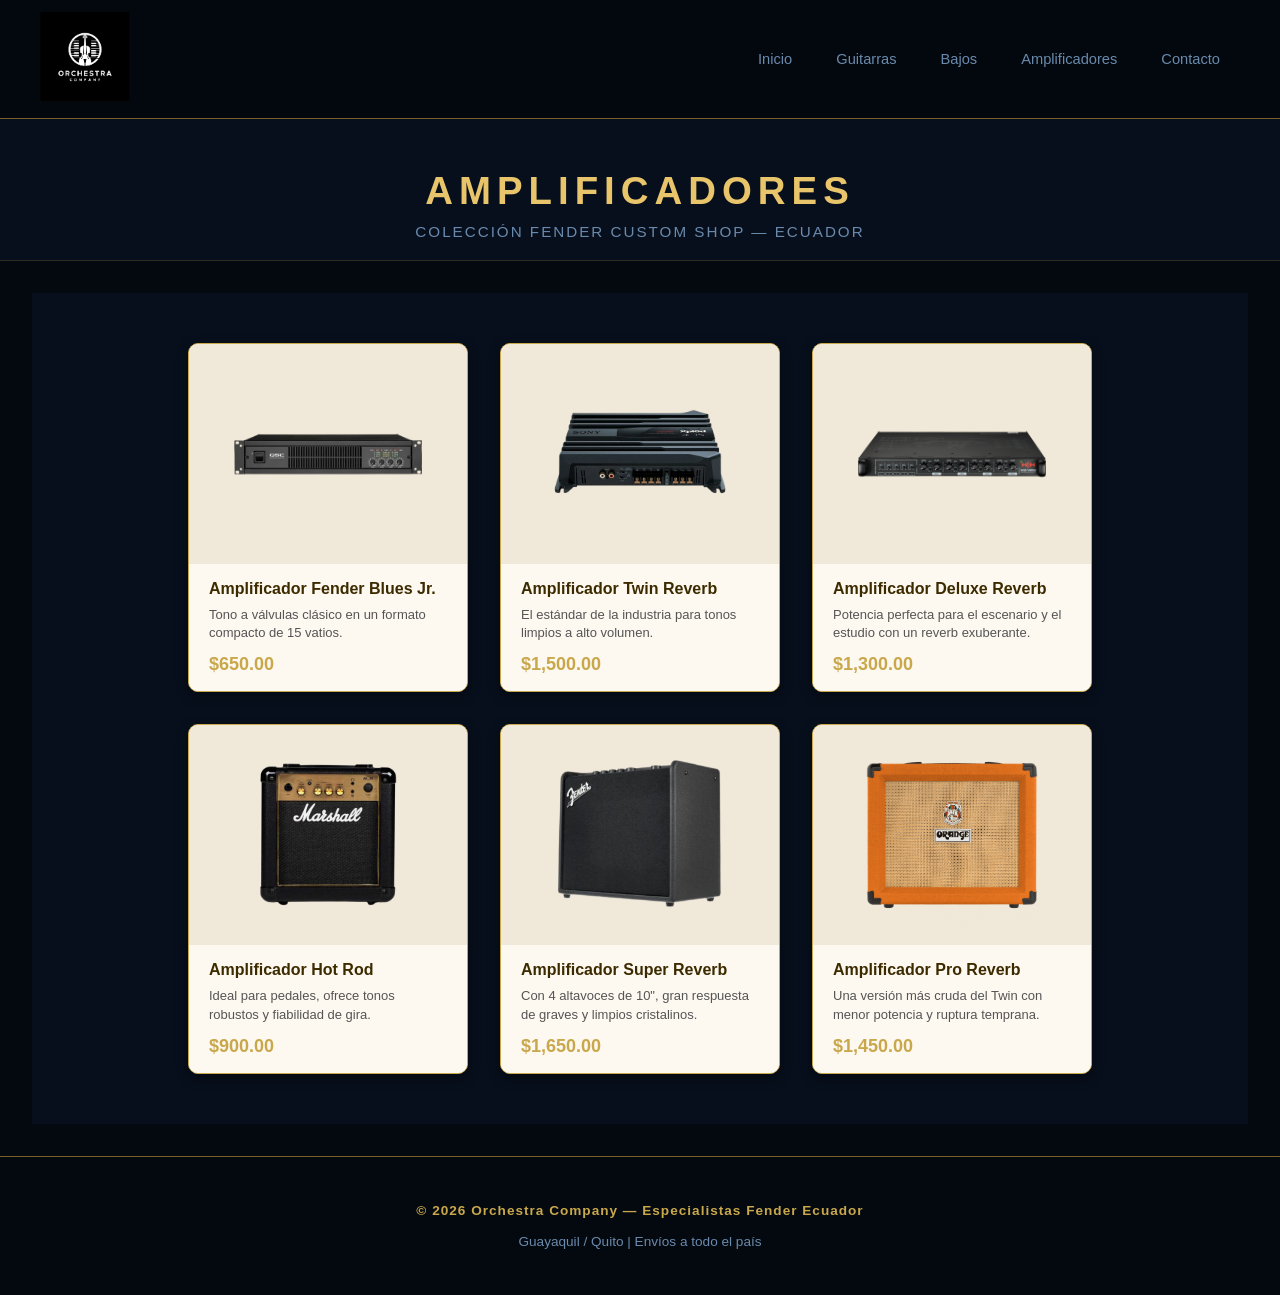
<file: Amplificadores.html>
<!DOCTYPE html>
<html lang="es">

<head>
    <meta charset="UTF-8">
    <meta name="viewport" content="width=device-width, initial-scale=1.0">
    <title>Amplificadores | Orchestra Company</title>
    <link rel="stylesheet" href="assets/css/Amplificadores.css">
</head>

<body>
    <nav class="navbar">
        <div class="nav-container">
            <div class="nav-logo"><img src="assets/images/logo.jpg" alt="Orchestra Company Logo"></div>
            <ul class="nav-menu">
                <li class="nav-item"><a href="index.html" class="nav-link">Inicio</a></li>
                <li class="nav-item"><a href="Guitarras.html" class="nav-link">Guitarras</a></li>
                <li class="nav-item"><a href="Bajos.html" class="nav-link">Bajos</a></li>
                <li class="nav-item"><a href="Amplificadores.html" class="nav-link">Amplificadores</a></li>
                <li class="nav-item"><a href="Contactanos.html" class="nav-link">Contacto</a></li>
            </ul>
        </div>
    </nav>

    <header class="page-header">
        <h1>Amplificadores</h1>
        <p>Colección Fender Custom Shop — Ecuador</p>
    </header>

    <main class="container">
        <section id="Amplificadores" class="instrumentos-grid">

            <div class="instrumentos-card">
                <img src="assets/images/3.png" alt="Amplificador 3" class="instrumentos-image">
                <div class="instrumentos-info">
                    <h3 class="instrumentos-name">Amplificador Fender Blues Jr.</h3>
                    <p class="instrumentos-desc">Tono a válvulas clásico en un formato compacto de 15 vatios.</p>
                    <span class="instrumentos-price">$650.00</span>
                </div>
            </div>

            <div class="instrumentos-card">
                <img src="assets/images/3.2.png" alt="Amplificador 3.2" class="instrumentos-image">
                <div class="instrumentos-info">
                    <h3 class="instrumentos-name">Amplificador Twin Reverb</h3>
                    <p class="instrumentos-desc">El estándar de la industria para tonos limpios a alto volumen.</p>
                    <span class="instrumentos-price">$1,500.00</span>
                </div>
            </div>

            <div class="instrumentos-card">
                <img src="assets/images/3.3.png" alt="Amplificador 3.3" class="instrumentos-image">
                <div class="instrumentos-info">
                    <h3 class="instrumentos-name">Amplificador Deluxe Reverb</h3>
                    <p class="instrumentos-desc">Potencia perfecta para el escenario y el estudio con un reverb
                        exuberante.</p>
                    <span class="instrumentos-price">$1,300.00</span>
                </div>
            </div>

            <div class="instrumentos-card">
                <img src="assets/images/3.4.png" alt="Amplificador 3.4" class="instrumentos-image">
                <div class="instrumentos-info">
                    <h3 class="instrumentos-name">Amplificador Hot Rod</h3>
                    <p class="instrumentos-desc">Ideal para pedales, ofrece tonos robustos y fiabilidad de gira.</p>
                    <span class="instrumentos-price">$900.00</span>
                </div>
            </div>

            <div class="instrumentos-card">
                <img src="assets/images/3.5.png" alt="Amplificador 3.5" class="instrumentos-image">
                <div class="instrumentos-info">
                    <h3 class="instrumentos-name">Amplificador Super Reverb</h3>
                    <p class="instrumentos-desc">Con 4 altavoces de 10", gran respuesta de graves y limpios cristalinos.
                    </p>
                    <span class="instrumentos-price">$1,650.00</span>
                </div>
            </div>

            <div class="instrumentos-card">
                <img src="assets/images/3.6.png" alt="Amplificador 3.6" class="instrumentos-image">
                <div class="instrumentos-info">
                    <h3 class="instrumentos-name">Amplificador Pro Reverb</h3>
                    <p class="instrumentos-desc">Una versión más cruda del Twin con menor potencia y ruptura temprana.
                    </p>
                    <span class="instrumentos-price">$1,450.00</span>
                </div>
            </div>

        </section>
    </main>

    <footer>
        <p>&copy; 2026 Orchestra Company — Especialistas Fender Ecuador</p>
        <p>Guayaquil / Quito | Envíos a todo el país</p>
    </footer>
</body>

</html>
</file>
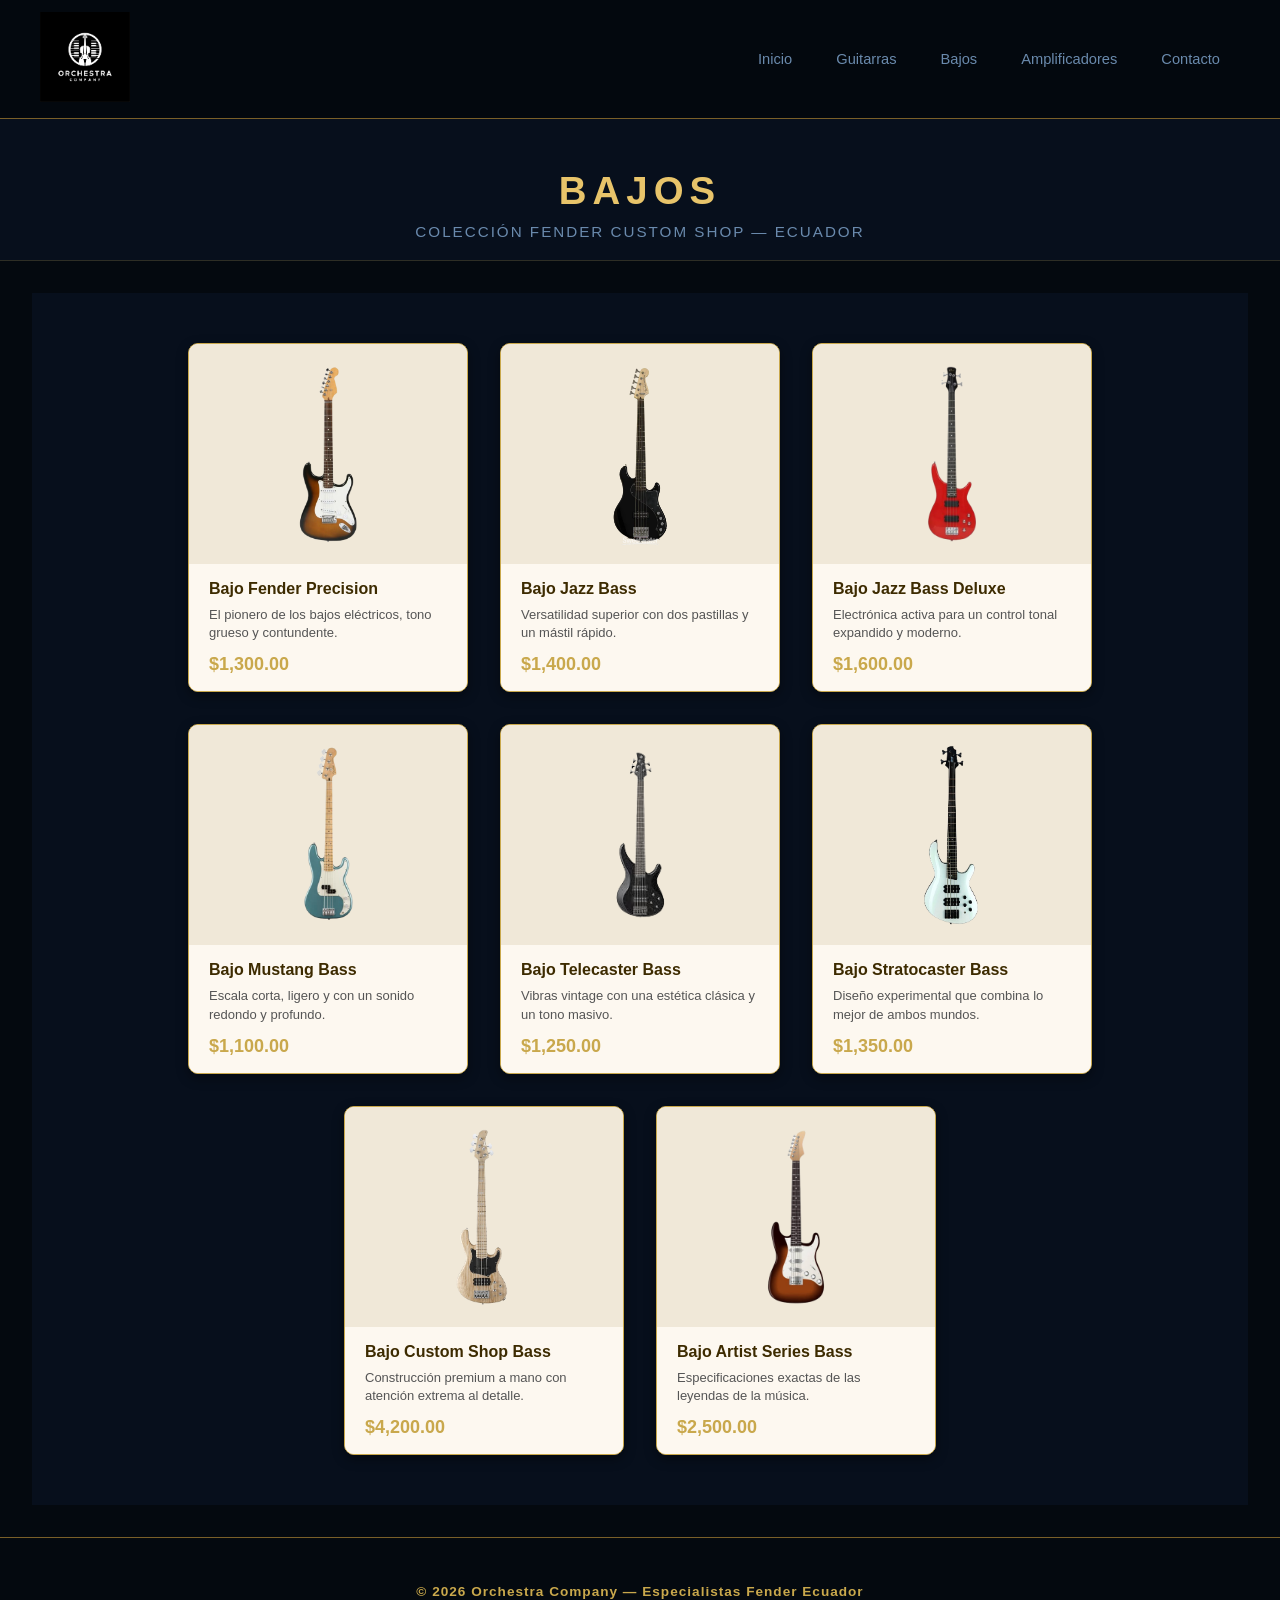
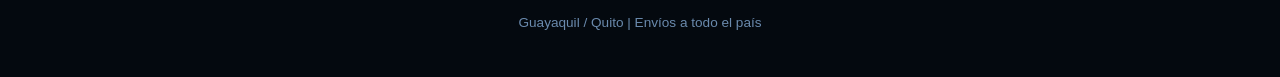
<file: Bajos.html>
<!DOCTYPE html>
<html lang="es">

<head>
    <meta charset="UTF-8">
    <meta name="viewport" content="width=device-width, initial-scale=1.0">
    <title>Bajos | Orchestra Company</title>
    <link rel="stylesheet" href="assets/css/Bajos.css">
</head>

<body>
    <nav class="navbar">
        <div class="nav-container">
            <div class="nav-logo"><img src="assets/images/logo.jpg" alt="Orchestra Company Logo"></div>
            <ul class="nav-menu">
                <li class="nav-item"><a href="index.html" class="nav-link">Inicio</a></li>
                <li class="nav-item"><a href="Guitarras.html" class="nav-link">Guitarras</a></li>
                <li class="nav-item"><a href="Bajos.html" class="nav-link">Bajos</a></li>
                <li class="nav-item"><a href="Amplificadores.html" class="nav-link">Amplificadores</a></li>
                <li class="nav-item"><a href="Contactanos.html" class="nav-link">Contacto</a></li>
            </ul>
        </div>
    </nav>

    <header class="page-header">
        <h1>Bajos</h1>
        <p>Colección Fender Custom Shop — Ecuador</p>
    </header>

    <main class="container">
        <section id="Bajos" class="instrumentos-grid">

            <div class="instrumentos-card">
                <img src="assets/images/1.png" alt="Bajo 1" class="instrumentos-image">
                <div class="instrumentos-info">
                    <h3 class="instrumentos-name">Bajo Fender Precision</h3>
                    <p class="instrumentos-desc">El pionero de los bajos eléctricos, tono grueso y contundente.</p>
                    <span class="instrumentos-price">$1,300.00</span>
                </div>
            </div>

            <div class="instrumentos-card">
                <img src="assets/images/1.1.png" alt="Bajo 1.1" class="instrumentos-image">
                <div class="instrumentos-info">
                    <h3 class="instrumentos-name">Bajo Jazz Bass</h3>
                    <p class="instrumentos-desc">Versatilidad superior con dos pastillas y un mástil rápido.</p>
                    <span class="instrumentos-price">$1,400.00</span>
                </div>
            </div>

            <div class="instrumentos-card">
                <img src="assets/images/1.2.png" alt="Bajo 1.2" class="instrumentos-image">
                <div class="instrumentos-info">
                    <h3 class="instrumentos-name">Bajo Jazz Bass Deluxe</h3>
                    <p class="instrumentos-desc">Electrónica activa para un control tonal expandido y moderno.</p>
                    <span class="instrumentos-price">$1,600.00</span>
                </div>
            </div>

            <div class="instrumentos-card">
                <img src="assets/images/1.3.png" alt="Bajo 1.3" class="instrumentos-image">
                <div class="instrumentos-info">
                    <h3 class="instrumentos-name">Bajo Mustang Bass</h3>
                    <p class="instrumentos-desc">Escala corta, ligero y con un sonido redondo y profundo.</p>
                    <span class="instrumentos-price">$1,100.00</span>
                </div>
            </div>

            <div class="instrumentos-card">
                <img src="assets/images/1.4.png" alt="Bajo 1.4" class="instrumentos-image">
                <div class="instrumentos-info">
                    <h3 class="instrumentos-name">Bajo Telecaster Bass</h3>
                    <p class="instrumentos-desc">Vibras vintage con una estética clásica y un tono masivo.</p>
                    <span class="instrumentos-price">$1,250.00</span>
                </div>
            </div>

            <div class="instrumentos-card">
                <img src="assets/images/1.5.png" alt="Bajo 1.5" class="instrumentos-image">
                <div class="instrumentos-info">
                    <h3 class="instrumentos-name">Bajo Stratocaster Bass</h3>
                    <p class="instrumentos-desc">Diseño experimental que combina lo mejor de ambos mundos.</p>
                    <span class="instrumentos-price">$1,350.00</span>
                </div>
            </div>

            <div class="instrumentos-card">
                <img src="assets/images/1.6.png" alt="Bajo 1.6" class="instrumentos-image">
                <div class="instrumentos-info">
                    <h3 class="instrumentos-name">Bajo Custom Shop Bass</h3>
                    <p class="instrumentos-desc">Construcción premium a mano con atención extrema al detalle.</p>
                    <span class="instrumentos-price">$4,200.00</span>
                </div>
            </div>

            <div class="instrumentos-card">
                <img src="assets/images/1.7.png" alt="Bajo 1.7" class="instrumentos-image">
                <div class="instrumentos-info">
                    <h3 class="instrumentos-name">Bajo Artist Series Bass</h3>
                    <p class="instrumentos-desc">Especificaciones exactas de las leyendas de la música.</p>
                    <span class="instrumentos-price">$2,500.00</span>
                </div>
            </div>

        </section>
    </main>

    <footer>
        <p>&copy; 2026 Orchestra Company — Especialistas Fender Ecuador</p>
        <p>Guayaquil / Quito | Envíos a todo el país</p>
    </footer>
</body>

</html>
</file>
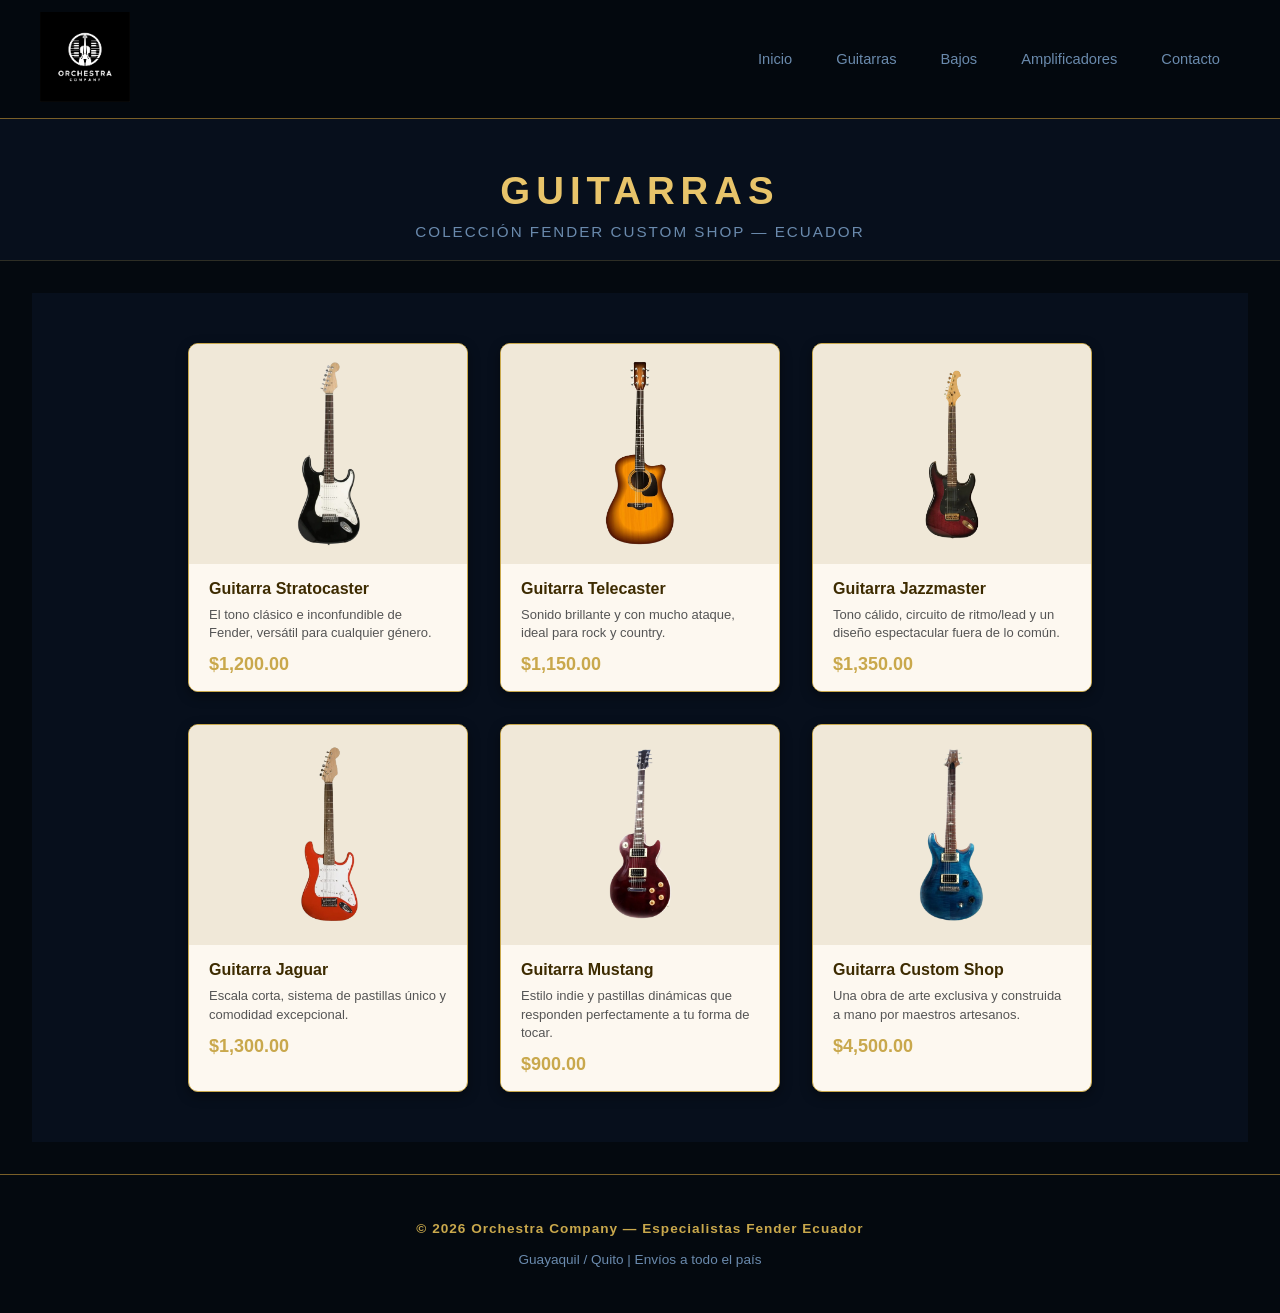
<file: Guitarras.html>
<!DOCTYPE html>
<html lang="es">
<head>
    <meta charset="UTF-8">
    <meta name="viewport" content="width=device-width, initial-scale=1.0">
    <title>Guitarras | Orchestra Company</title>
    <link rel="stylesheet" href="assets/css/Guitarras.css">
</head>

<body>
    <nav class="navbar">
        <div class="nav-container">
            <div class="nav-logo"><img src="assets/images/logo.jpg" alt="Orchestra Company Logo"></div>
            <ul class="nav-menu">
                <li class="nav-item"><a href="index.html" class="nav-link">Inicio</a></li>
                <li class="nav-item"><a href="Guitarras.html" class="nav-link">Guitarras</a></li>
                <li class="nav-item"><a href="Bajos.html" class="nav-link">Bajos</a></li>
                <li class="nav-item"><a href="Amplificadores.html" class="nav-link">Amplificadores</a></li>
                <li class="nav-item"><a href="Contactanos.html" class="nav-link">Contacto</a></li>
            </ul>
        </div>
    </nav>

    <header class="page-header">
        <h1>Guitarras</h1>
        <p>Colección Fender Custom Shop — Ecuador</p>
    </header>

    <main class="container">
        <section id="Guitarras" class="instrumentos-grid">

            <div class="instrumentos-card">
                <img src="assets/images/2.png" alt="Guitarra 2" class="instrumentos-image">
                <div class="instrumentos-info">
                    <h3 class="instrumentos-name">Guitarra Stratocaster</h3>
                    <p class="instrumentos-desc">El tono clásico e inconfundible de Fender, versátil para cualquier género.</p>
                    <span class="instrumentos-price">$1,200.00</span>
                </div>
            </div>

            <div class="instrumentos-card">
                <img src="assets/images/2.1.png" alt="Guitarra 2.1" class="instrumentos-image">
                <div class="instrumentos-info">
                    <h3 class="instrumentos-name">Guitarra Telecaster</h3>
                    <p class="instrumentos-desc">Sonido brillante y con mucho ataque, ideal para rock y country.</p>
                    <span class="instrumentos-price">$1,150.00</span>
                </div>
            </div>

            <div class="instrumentos-card">
                <img src="assets/images/2.2.png" alt="Guitarra 2.2" class="instrumentos-image">
                <div class="instrumentos-info">
                    <h3 class="instrumentos-name">Guitarra Jazzmaster</h3>
                    <p class="instrumentos-desc">Tono cálido, circuito de ritmo/lead y un diseño espectacular fuera de lo común.</p>
                    <span class="instrumentos-price">$1,350.00</span>
                </div>
            </div>

            <div class="instrumentos-card">
                <img src="assets/images/2.3.png" alt="Guitarra 2.3" class="instrumentos-image">
                <div class="instrumentos-info">
                    <h3 class="instrumentos-name">Guitarra Jaguar</h3>
                    <p class="instrumentos-desc">Escala corta, sistema de pastillas único y comodidad excepcional.</p>
                    <span class="instrumentos-price">$1,300.00</span>
                </div>
            </div>

            <div class="instrumentos-card">
                <img src="assets/images/2.4.png" alt="Guitarra 2.4" class="instrumentos-image">
                <div class="instrumentos-info">
                    <h3 class="instrumentos-name">Guitarra Mustang</h3>
                    <p class="instrumentos-desc">Estilo indie y pastillas dinámicas que responden perfectamente a tu forma de tocar.</p>
                    <span class="instrumentos-price">$900.00</span>
                </div>
            </div>

            <div class="instrumentos-card">
                <img src="assets/images/2.5.png" alt="Guitarra 2.5" class="instrumentos-image">
                <div class="instrumentos-info">
                    <h3 class="instrumentos-name">Guitarra Custom Shop</h3>
                    <p class="instrumentos-desc">Una obra de arte exclusiva y construida a mano por maestros artesanos.</p>
                    <span class="instrumentos-price">$4,500.00</span>
                </div>
            </div>

        </section>
    </main>

    <footer>
        <p>&copy; 2026 Orchestra Company — Especialistas Fender Ecuador</p>
        <p>Guayaquil / Quito | Envíos a todo el país</p>
    </footer>
</body>

</html>
</file>
<file: assets/css/Amplificadores.css>
* {
    margin: 0;
    padding: 0;
    box-sizing: border-box;
}

body {
    font-family: 'Segoe UI', Verdana, Geneva, Tahoma, sans-serif;
    background-color: #04090f;
    color: #dce8f5;
}

.navbar {
    position: sticky;
    top: 0;
    z-index: 1000;
    background-color: #04090feb;
    border-bottom: 1px solid #7a5f28;
}

.nav-container {
    display: flex;
    justify-content: space-between;
    align-items: center;
    flex-wrap: wrap;
    padding: 12px 40px;
}

.nav-logo img {
    width: 90px;
    height: auto;
}

.nav-menu {
    display: flex;
    flex-wrap: wrap;
    gap: 4px;
    list-style: none;
}

.nav-link {
    display: inline-block;
    color: #6a8aad;
    text-decoration: none;
    font-size: 11pt;
    font-weight: 500;
    padding: 8px 20px;
    border-radius: 6px;
    transition: color 0.2s ease, background-color 0.2s ease;
}

.nav-link:hover {
    color: #e8c46a;
    background-color: rgba(201, 168, 76, 0.1);
}

.page-header {
    text-align: center;
    padding: 50px 20px 20px;
    background-color: #070f1c;
    border-bottom: 1px solid rgba(201, 168, 76, 0.2);
}

.page-header h1 {
    font-size: 2.4rem;
    text-transform: uppercase;
    letter-spacing: 6px;
    color: #e8c46a;
    margin-bottom: 10px;
}

.page-header p {
    color: #6a8aad;
    font-size: 0.95rem;
    letter-spacing: 2px;
    text-transform: uppercase;
}

.container {
    max-width: 1400px;
    margin: 0 auto;
    padding: 32px;
}

.instrumentos-grid {
    display: flex;
    flex-wrap: wrap;
    gap: 32px;
    justify-content: center;
    padding: 50px 5%;
    background-color: #070f1c;
}

.instrumentos-card {
    background: #fdf8f0;
    border: 1px solid #c9a84c;
    border-radius: 10px;
    overflow: hidden;
    width: 280px;
    box-shadow: 0 4px 12px rgba(0, 0, 0, 0.4);
    transition: transform 0.3s ease, box-shadow 0.3s ease, border-color 0.3s ease;
    cursor: pointer;
}

.instrumentos-card:hover {
    transform: translateY(-6px);
    border-color: #e8c46a;
    box-shadow: 0 0 18px rgba(201, 168, 76, 0.6), 0 8px 24px rgba(0, 0, 0, 0.5);
}

.instrumentos-image {
    width: 100%;
    height: 220px;
    object-fit: contain;
    background: #f0e8d8;
    padding: 16px;
    display: block;
}

.instrumentos-info {
    padding: 16px 20px;
    display: flex;
    flex-direction: column;
    gap: 8px;
    align-items: flex-start;
    background: #fdf8f0;
}

.instrumentos-name {
    font-size: 16px;
    font-weight: 700;
    color: #3d2b00;
    text-transform: capitalize;
    margin: 0;
}

.instrumentos-desc {
    font-size: 13px;
    color: #555;
    line-height: 1.4;
    margin: 0;
}

.instrumentos-price {
    font-size: 18px;
    font-weight: 700;
    color: #c9a84c;
    margin-top: 4px;
}

footer {
    background: #04090f;
    color: #6a8aad;
    padding: 40px 40px;
    text-align: center;
    font-size: 0.85rem;
    border-top: 1px solid #7a5f28;
    line-height: 2;
}

footer p:first-child {
    color: #c9a84c;
    font-weight: 600;
    margin-bottom: 4px;
    letter-spacing: 1px;
}

@media (max-width: 768px) {
    .nav-container {
        padding: 12px 20px;
        justify-content: center;
        gap: 8px;
    }

    .page-header h1 {
        font-size: 1.6rem;
        letter-spacing: 3px;
    }

    .instrumentos-grid {
        padding: 30px 4%;
        gap: 20px;
    }

    .instrumentos-card {
        width: 100%;
        max-width: 340px;
    }
}

@media (max-width: 480px) {
    .page-header h1 {
        font-size: 1.2rem;
        letter-spacing: 2px;
    }

    .page-header {
        padding: 30px 16px 16px;
    }

    .instrumentos-card {
        width: 100%;
    }

    footer {
        padding: 30px 20px;
    }
}
</file>
<file: assets/css/Bajos.css>
* {
    margin: 0;
    padding: 0;
    box-sizing: border-box;
}

body {
    font-family: 'Segoe UI', Verdana, Geneva, Tahoma, sans-serif;
    background-color: #04090f;
    color: #dce8f5;
}

.navbar {
    position: sticky;
    top: 0;
    z-index: 1000;
    background-color: #04090feb;
    border-bottom: 1px solid #7a5f28;
}

.nav-container {
    display: flex;
    justify-content: space-between;
    align-items: center;
    flex-wrap: wrap;
    padding: 12px 40px;
}

.nav-logo img {
    width: 90px;
    height: auto;
}

.nav-menu {
    display: flex;
    flex-wrap: wrap;
    gap: 4px;
    list-style: none;
}

.nav-link {
    display: inline-block;
    color: #6a8aad;
    text-decoration: none;
    font-size: 11pt;
    font-weight: 500;
    padding: 8px 20px;
    border-radius: 6px;
    transition: color 0.2s ease, background-color 0.2s ease;
}

.nav-link:hover {
    color: #e8c46a;
    background-color: rgba(201, 168, 76, 0.1);
}

.page-header {
    text-align: center;
    padding: 50px 20px 20px;
    background-color: #070f1c;
    border-bottom: 1px solid rgba(201, 168, 76, 0.2);
}

.page-header h1 {
    font-size: 2.4rem;
    text-transform: uppercase;
    letter-spacing: 6px;
    color: #e8c46a;
    margin-bottom: 10px;
}

.page-header p {
    color: #6a8aad;
    font-size: 0.95rem;
    letter-spacing: 2px;
    text-transform: uppercase;
}

.container {
    max-width: 1400px;
    margin: 0 auto;
    padding: 32px;
}

.instrumentos-grid {
    display: flex;
    flex-wrap: wrap;
    gap: 32px;
    justify-content: center;
    padding: 50px 5%;
    background-color: #070f1c;
}

.instrumentos-card {
    background: #fdf8f0;
    border: 1px solid #c9a84c;
    border-radius: 10px;
    overflow: hidden;
    width: 280px;
    box-shadow: 0 4px 12px rgba(0, 0, 0, 0.4);
    transition: transform 0.3s ease, box-shadow 0.3s ease, border-color 0.3s ease;
    cursor: pointer;
}

.instrumentos-card:hover {
    transform: translateY(-6px);
    border-color: #e8c46a;
    box-shadow: 0 0 18px rgba(201, 168, 76, 0.6), 0 8px 24px rgba(0, 0, 0, 0.5);
}

.instrumentos-image {
    width: 100%;
    height: 220px;
    object-fit: contain;
    background: #f0e8d8;
    padding: 16px;
    display: block;
}

.instrumentos-info {
    padding: 16px 20px;
    display: flex;
    flex-direction: column;
    gap: 8px;
    align-items: flex-start;
    background: #fdf8f0;
}

.instrumentos-name {
    font-size: 16px;
    font-weight: 700;
    color: #3d2b00;
    text-transform: capitalize;
    margin: 0;
}

.instrumentos-desc {
    font-size: 13px;
    color: #555;
    line-height: 1.4;
    margin: 0;
}

.instrumentos-price {
    font-size: 18px;
    font-weight: 700;
    color: #c9a84c;
    margin-top: 4px;
}

footer {
    background: #04090f;
    color: #6a8aad;
    padding: 40px 40px;
    text-align: center;
    font-size: 0.85rem;
    border-top: 1px solid #7a5f28;
    line-height: 2;
}

footer p:first-child {
    color: #c9a84c;
    font-weight: 600;
    margin-bottom: 4px;
    letter-spacing: 1px;
}

@media (max-width: 768px) {
    .nav-container {
        padding: 12px 20px;
        justify-content: center;
        gap: 8px;
    }

    .page-header h1 {
        font-size: 1.6rem;
        letter-spacing: 3px;
    }

    .instrumentos-grid {
        padding: 30px 4%;
        gap: 20px;
    }

    .instrumentos-card {
        width: 100%;
        max-width: 340px;
    }
}

@media (max-width: 480px) {
    .page-header h1 {
        font-size: 1.2rem;
        letter-spacing: 2px;
    }

    .page-header {
        padding: 30px 16px 16px;
    }

    .instrumentos-card {
        width: 100%;
    }

    footer {
        padding: 30px 20px;
    }
}
</file>
<file: assets/css/Guitarras.css>
* {
    margin: 0;
    padding: 0;
    box-sizing: border-box;
}

body {
    font-family: 'Segoe UI', Verdana, Geneva, Tahoma, sans-serif;
    background-color: #04090f;
    color: #dce8f5;
}

.navbar {
    position: sticky;
    top: 0;
    z-index: 1000;
    background-color: #04090feb;
    border-bottom: 1px solid #7a5f28;
}

.nav-container {
    display: flex;
    justify-content: space-between;
    align-items: center;
    flex-wrap: wrap;
    padding: 12px 40px;
}

.nav-logo img {
    width: 90px;
    height: auto;
}

.nav-menu {
    display: flex;
    flex-wrap: wrap;
    gap: 4px;
    list-style: none;
}

.nav-link {
    display: inline-block;
    color: #6a8aad;
    text-decoration: none;
    font-size: 11pt;
    font-weight: 500;
    padding: 8px 20px;
    border-radius: 6px;
    transition: color 0.2s ease, background-color 0.2s ease;
}

.nav-link:hover {
    color: #e8c46a;
    background-color: rgba(201, 168, 76, 0.1);
}

.page-header {
    text-align: center;
    padding: 50px 20px 20px;
    background-color: #070f1c;
    border-bottom: 1px solid rgba(201, 168, 76, 0.2);
}

.page-header h1 {
    font-size: 2.4rem;
    text-transform: uppercase;
    letter-spacing: 6px;
    color: #e8c46a;
    margin-bottom: 10px;
}

.page-header p {
    color: #6a8aad;
    font-size: 0.95rem;
    letter-spacing: 2px;
    text-transform: uppercase;
}

.container {
    max-width: 1400px;
    margin: 0 auto;
    padding: 32px;
}

.instrumentos-grid {
    display: flex;
    flex-wrap: wrap;
    gap: 32px;
    justify-content: center;
    padding: 50px 5%;
    background-color: #070f1c;
}

.instrumentos-card {
    background: #fdf8f0;
    border: 1px solid #c9a84c;
    border-radius: 10px;
    overflow: hidden;
    width: 280px;
    box-shadow: 0 4px 12px rgba(0, 0, 0, 0.4);
    transition: transform 0.3s ease, box-shadow 0.3s ease, border-color 0.3s ease;
    cursor: pointer;
}

.instrumentos-card:hover {
    transform: translateY(-6px);
    border-color: #e8c46a;
    box-shadow: 0 0 18px rgba(201, 168, 76, 0.6), 0 8px 24px rgba(0, 0, 0, 0.5);
}

.instrumentos-image {
    width: 100%;
    height: 220px;
    object-fit: contain;
    background: #f0e8d8;
    padding: 16px;
    display: block;
}

.instrumentos-info {
    padding: 16px 20px;
    display: flex;
    flex-direction: column;
    gap: 8px;
    align-items: flex-start;
    background: #fdf8f0;
}

.instrumentos-name {
    font-size: 16px;
    font-weight: 700;
    color: #3d2b00;
    text-transform: capitalize;
    margin: 0;
}

.instrumentos-desc {
    font-size: 13px;
    color: #555;
    line-height: 1.4;
    margin: 0;
}

.instrumentos-price {
    font-size: 18px;
    font-weight: 700;
    color: #c9a84c;
    margin-top: 4px;
}

footer {
    background: #04090f;
    color: #6a8aad;
    padding: 40px 40px;
    text-align: center;
    font-size: 0.85rem;
    border-top: 1px solid #7a5f28;
    line-height: 2;
}

footer p:first-child {
    color: #c9a84c;
    font-weight: 600;
    margin-bottom: 4px;
    letter-spacing: 1px;
}

@media (max-width: 768px) {
    .nav-container {
        padding: 12px 20px;
        justify-content: center;
        gap: 8px;
    }

    .page-header h1 {
        font-size: 1.6rem;
        letter-spacing: 3px;
    }

    .instrumentos-grid {
        padding: 30px 4%;
        gap: 20px;
    }

    .instrumentos-card {
        width: 100%;
        max-width: 340px;
    }
}

@media (max-width: 480px) {
    .page-header h1 {
        font-size: 1.2rem;
        letter-spacing: 2px;
    }

    .page-header {
        padding: 30px 16px 16px;
    }

    .instrumentos-card {
        width: 100%;
    }

    footer {
        padding: 30px 20px;
    }
}
</file>
